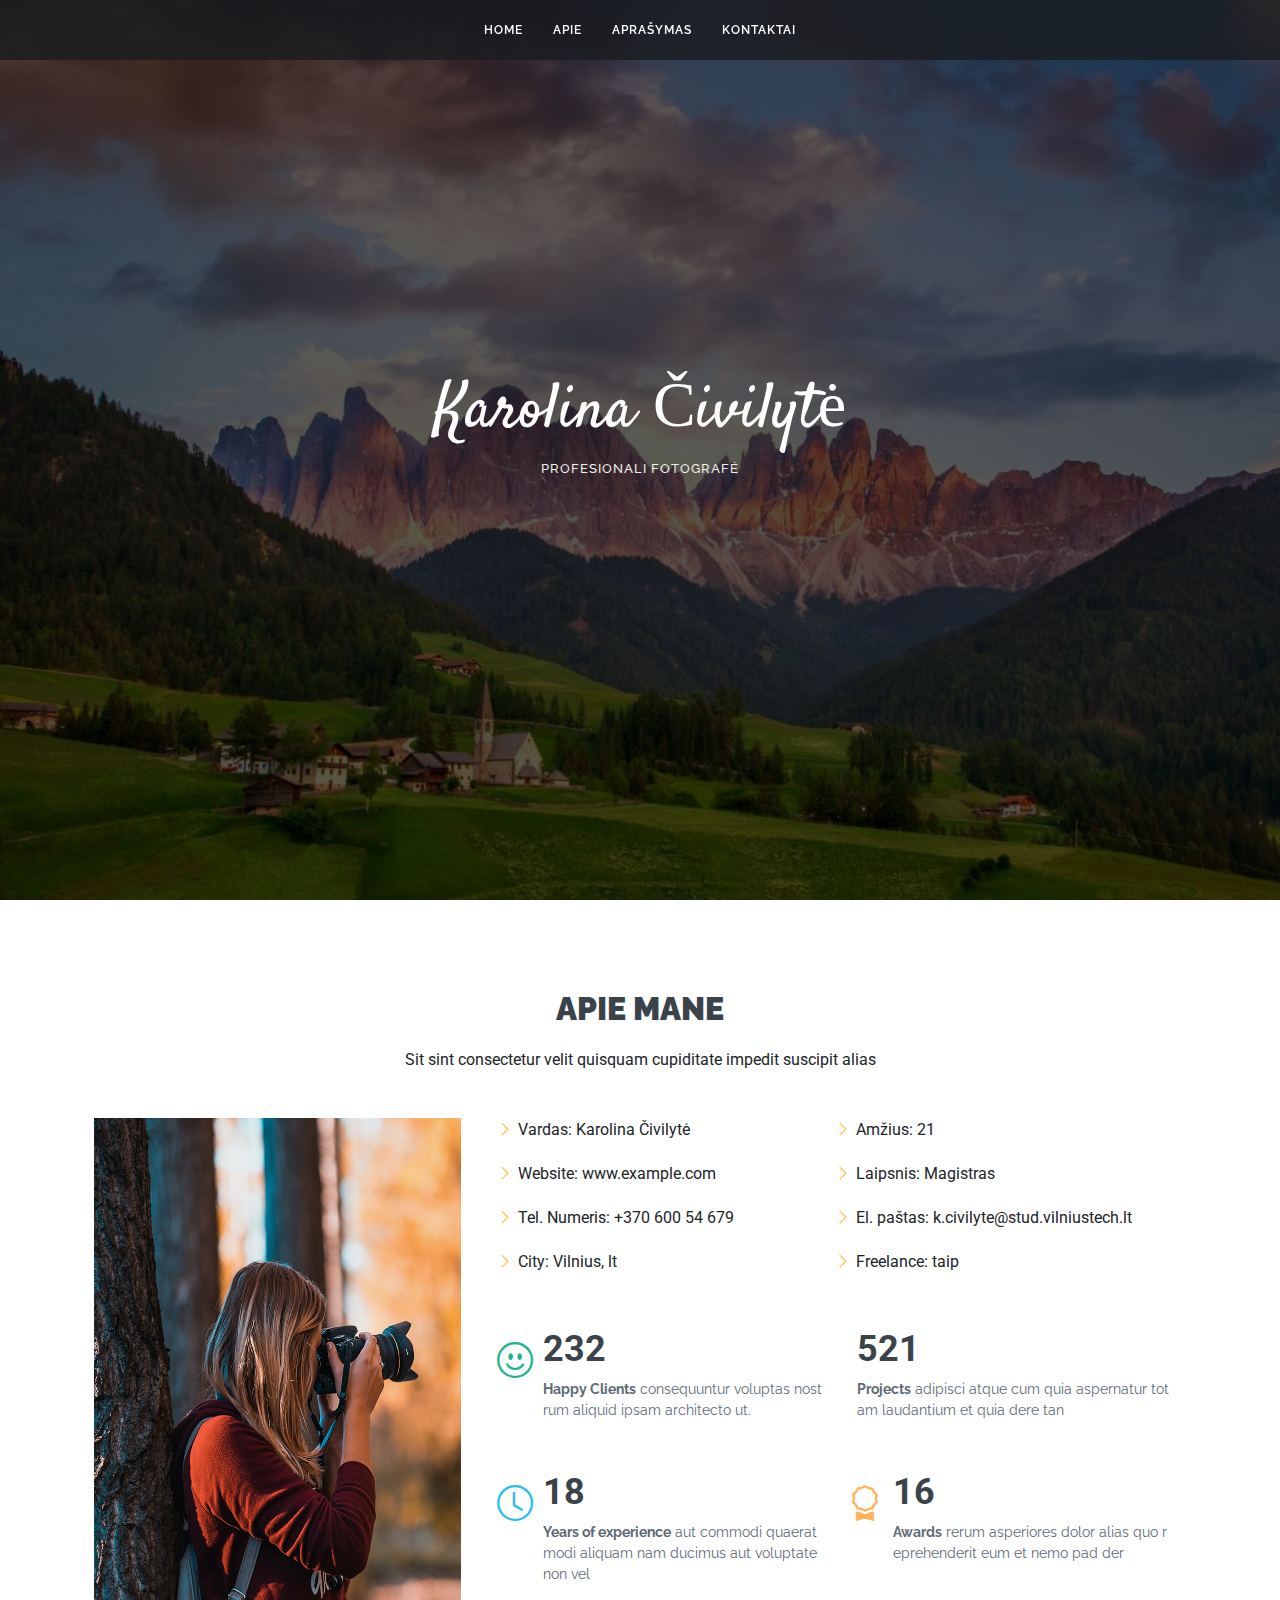
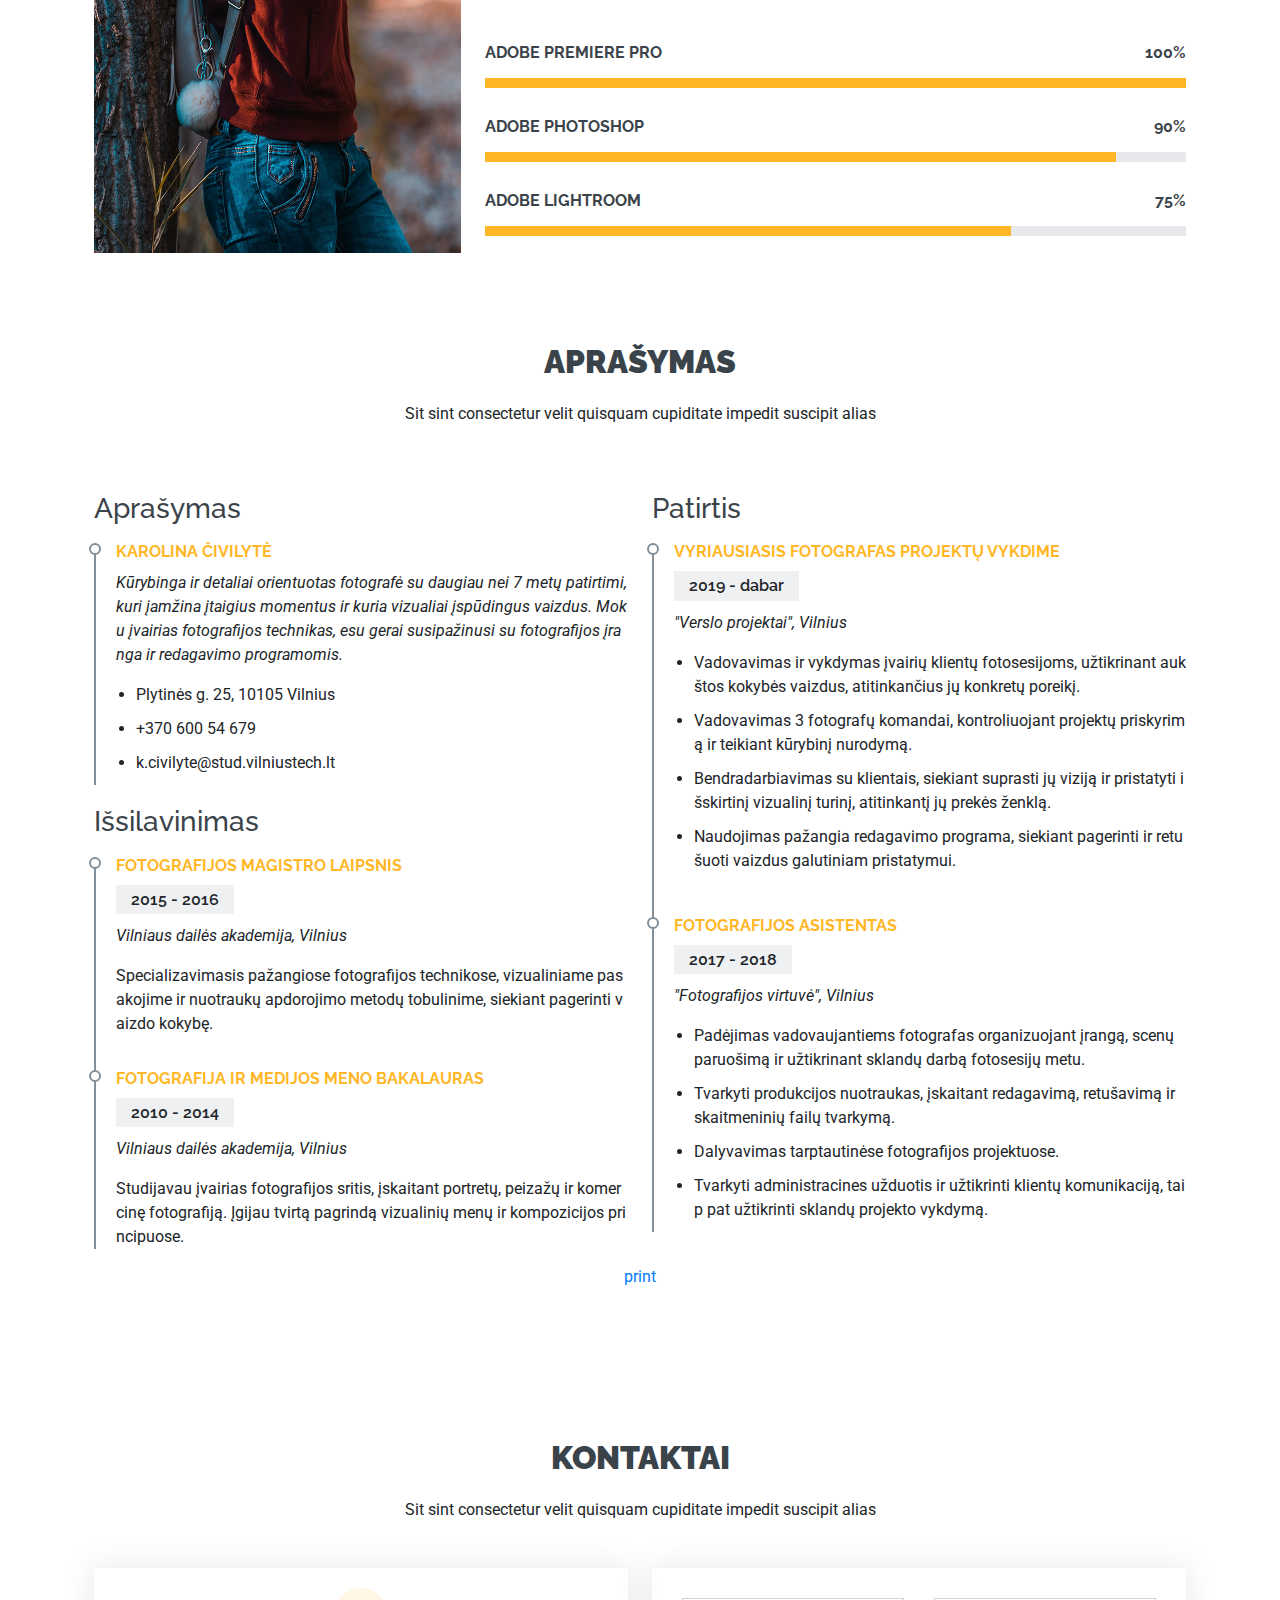
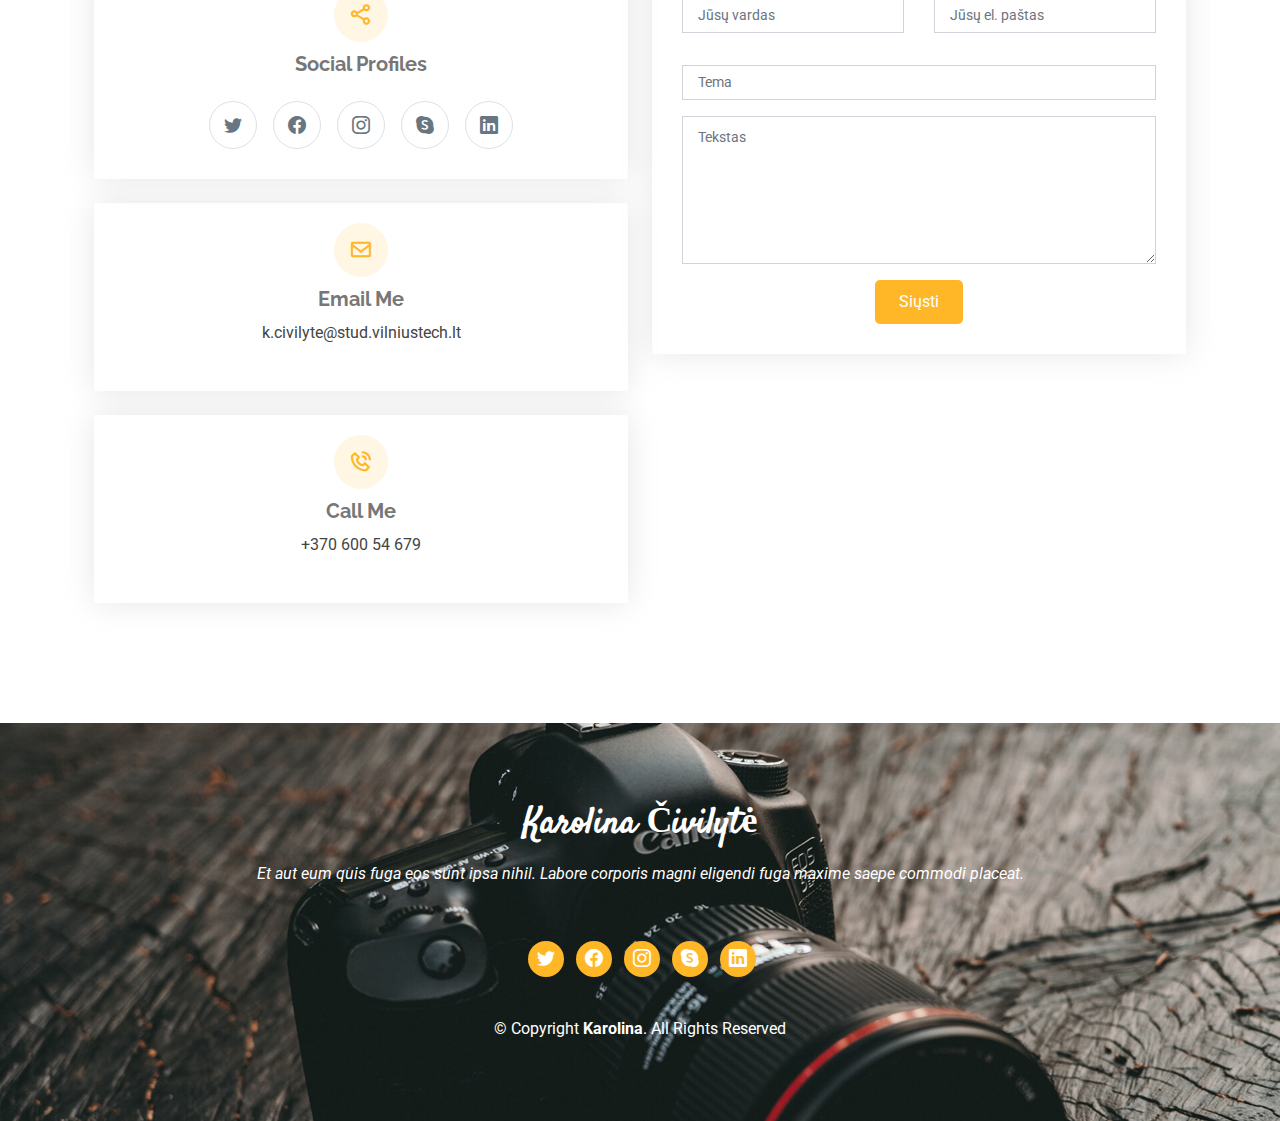
<file: INDEX.html>
<!DOCTYPE html>


<html lang="lt">
	<head>        
		<meta charset="UTF-8">
		<meta name="viewport" content="width=device-width, initial-scale=1.0">
		<meta name="Author" content="Karolina Civilyte">
		<meta name="Description" content="Pirmas labaratornis darbas su HTML">
		<meta name="keywords" content="HTML CSS">
		<meta name="Language" content="lt">
		<link rel="stylesheet" type="text/css" href="styles.css" />  
		<link rel="stylesheet" href="print.css">
		<link rel="stylesheet" href="https://cdn.jsdelivr.net/npm/bootstrap-icons@1.5.0/font/bootstrap-icons.css">
		<link href='https://unpkg.com/boxicons@2.1.4/css/boxicons.min.css' rel='stylesheet'>		
		<link rel="stylesheet" href="https://cdn.jsdelivr.net/npm/bootstrap@4.4.1/dist/css/bootstrap.min.css" integrity="sha384-Vkoo8x4CGsO3+Hhxv8T/Q5PaXtkKtu6ug5TOeNV6gBiFeWPGFN9MuhOf23Q9Ifjh" crossorigin="anonymous">

		<title>lab</title>

	</head>
	<!-- <Karolina Civilyte> -->
	<body>
		<header class="header">
			<nav class="nav">
				<ul>
					<li><a href="#home">Home</a></li>
					<li><a href="#about">Apie</a></li>
					<li><a href="#resume">Aprašymas</a></li>
					<li><a href="#contact">Kontaktai</a></li>
				</ul>
			</nav>
		</header>
		<div class="parent-container" id="home">
			
			
			<div class="box" style=" height: 100%";>
					<div>
					<h1 class="title-h1">Karolina Čivilytė</h1>
					</div>
					<div class="box_under">
					<h2 class="title-h2">PROFESIONALI FOTOGRAFĖ</h2> 
					</div>
			</div>
		</div>
		<main id = "main">
			<div class="about section" id = "about">
			<div class="wrapperY">
				<div class="apie_title title">
					<h2><b>Apie mane</b></h2>
				<p>
					Sit sint consectetur velit quisquam cupiditate impedit suscipit alias
					</p>
				</div>
			<div class="about-content">
				<div class="about-img">
					<img src="avatar.jpg" alt="">
				</div>
				<div class="about-main">
					<div class="about-info">
						<div class="about-row">
							<ul>
								<li><i class="bi bi-chevron-right"></i><span>Vardas: </span>Karolina Čivilytė</li>
								<li><i class="bi bi-chevron-right"></i><span>Website: </span>www.example.com</li>
								<li><i class="bi bi-chevron-right"></i><span>Tel. Numeris: </span>+370 600 54 679</li>
								<li><i class="bi bi-chevron-right"></i><span>City: </span>Vilnius, lt</li>
							</ul>
						</div>
						<div class="about-row">
							<ul>
								<li><i class="bi bi-chevron-right"></i><span>Amžius: </span>21</li>
								<li><i class="bi bi-chevron-right"></i><span>Laipsnis: </span>Magistras</li>
								<li><i class="bi bi-chevron-right"></i><span>El. paštas: </span>k.civilyte@stud.vilniustech.lt</li>
								<li><i class="bi bi-chevron-right"></i><span>Freelance: </span>taip</li>
							</ul>
						</div>
					</div>
					<div class="about-info-info">
						<div class="about-info-info-row">
							<div class="about-info-info-item">
								<div class="about-info-info-item-icon">
								<i class="bi bi-emoji-smile" bi bi-emoji-smile style="color: #20b38e;"></i>
								</div>
								<div class="about-info-info-item-text">
									<span>232</span>
								<p><strong>Happy Clients</strong> consequuntur voluptas nostrum aliquid ipsam architecto ut.</p>
								</div>
							</div>
							<div class="about-info-info-item">
								<div class="about-info-info-item-icon">
								<i class="bi bi-journal-richtextr" bi bi-emoji-smile style="color: #8a1ac2;"></i>
								</div>
								<div class="about-info-info-item-text">
									<span>521</span>
									<p><strong>Projects</strong> adipisci atque cum quia aspernatur totam laudantium et quia dere tan</p></div>
							</div>
						</div>
						<div class="about-info-info-row">
							<div class="about-info-info-item">
								<div class="about-info-info-item-icon">
								<i class="bi bi-clock" bi bi-emoji-smile style="color: #2cbdee;"></i>
								</div>
								<div class="about-info-info-item-text">
									<span>18</span>
									<p><strong>Years of experience</strong> aut commodi quaerat modi aliquam nam ducimus aut voluptate non vel</p></div>
								</div>
							<div class="about-info-info-item">
								<div class="about-info-info-item-icon">
								<i class="bi bi-award" bi bi-emoji-smile style="color: #ffb459;"></i>
									
								</div>
								<div class="about-info-info-item-text">
									<span>16</span>
									<p><strong>Awards</strong> rerum asperiores dolor alias quo reprehenderit eum et nemo pad der</p>								</div>
							</div>
					</div>
				</div>
				<div class="about-skills">
					<div class="bars">
						<div class="bar">
							<div class="bars-text">
								<span class="skill">Adobe Premiere Pro </span> <i class="val">100%</i>
							</div>
							<progress id="bar1" value="100" max="100"></progress>
						</div>
						<div class="bar">
							<div class="bars-text">
								<span class="skill">Adobe Photoshop</span> <i class="val">90%</i>
							</div>
							<progress id="bar1" value="90" max="100"></progress>
						</div>
						<div class="bar">
							<div class="bars-text">
								<span class="skill">Adobe Lightroom</span> <i class="val">75%</i>
							</div>
							<progress id="bar1" value="75" max="100"></progress>
						</div>
					</div>
				</div>
			</div>
		</div>
		</div>
		<div class="resume section" id="resume">
			<div class="wrapperY">
				<div class="resume_title title">
					<h2><b>Aprašymas</b></h2>
				<p>
					Sit sint consectetur velit quisquam cupiditate impedit suscipit alias					</p>
				</div>
				<div class="resume-blocks">
					<div class="resume-block">
						<div class="resume-item-title"><h3>Aprašymas</h3></div>
							<div class="resume-item rt0">
								<h4>Karolina Čivilytė</h4>
								<p><em>Kūrybinga ir detaliai orientuotas fotografė su daugiau nei 7 metų patirtimi, kuri įamžina įtaigius momentus ir kuria vizualiai įspūdingus vaizdus. Moku įvairias fotografijos technikas, esu gerai susipažinusi su fotografijos įranga ir redagavimo programomis.</em></p>
								<ul>
									<li>Plytinės g. 25, 10105 Vilnius</li>
									<li>+370 600 54 679</li>
									<li>k.civilyte@stud.vilniustech.lt</li>
								</ul>
							</div>
						<div class="resume-item-title"><h3>Išsilavinimas</h3></div>
							<div class="resume-item">
								<h4>FOTOGRAFIJOS MAGISTRO LAIPSNIS</h4>
								<h5>2015 - 2016</h5>
								<p><em>Vilniaus dailės akademija, Vilnius</em></p>
								<p>Specializavimasis pažangiose fotografijos technikose, vizualiniame pasakojime ir nuotraukų apdorojimo metodų tobulinime, siekiant pagerinti vaizdo kokybę.</p>
							</div>
							<div class="resume-item">
								<h4>FOTOGRAFIJA IR MEDIJOS MENO BAKALAURAS</h4>
								<h5>2010 - 2014</h5>
								<p><em>Vilniaus dailės akademija, Vilnius</em></p>
								<p>Studijavau įvairias fotografijos sritis, įskaitant portretų, peizažų ir komercinę fotografiją. Įgijau tvirtą pagrindą vizualinių menų ir kompozicijos principuose.</p>
							</div>			
					</div>
					<div class="resume-block">
						<div class="resume-item-title"><h3>Patirtis</h3></div>
							<div class="resume-item">
								<h4>VYRIAUSIASIS FOTOGRAFAS PROJEKTŲ VYKDIME</h4>
								<h5>2019 - dabar</h5>
								<p><em>"Verslo projektai", Vilnius </em></p>
								<ul>
									<li>Vadovavimas ir vykdymas įvairių klientų fotosesijoms, užtikrinant aukštos kokybės vaizdus, atitinkančius jų konkretų poreikį.</li>
									<li>Vadovavimas 3 fotografų komandai, kontroliuojant projektų priskyrimą ir teikiant kūrybinį nurodymą.</li>
									<li>Bendradarbiavimas su klientais, siekiant suprasti jų viziją ir pristatyti išskirtinį vizualinį turinį, atitinkantį jų prekės ženklą.</li>
									<li>Naudojimas pažangia redagavimo programa, siekiant pagerinti ir retušuoti vaizdus galutiniam pristatymui.</li>
								</ul>
							</div>
							<div class="resume-item">
								<h4>FOTOGRAFIJOS ASISTENTAS</h4>
								<h5>2017 - 2018</h5>
								<p><em>"Fotografijos virtuvė", Vilnius</em></p>
								<ul>
									<li>Padėjimas vadovaujantiems fotografas organizuojant įrangą, scenų paruošimą ir užtikrinant sklandų darbą fotosesijų metu.</li>
									<li>Tvarkyti produkcijos nuotraukas, įskaitant redagavimą, retušavimą ir skaitmeninių failų tvarkymą.</li>
									<li> Dalyvavimas tarptautinėse fotografijos projektuose.</li>
									<li>Tvarkyti administracines užduotis ir užtikrinti klientų komunikaciją, taip pat užtikrinti sklandų projekto vykdymą.</li>
								</ul>
							</div>
					</div>
					
				</div>
				<a href="" onclick="window.print()" class="print">print</a>
				
			</div>
			
		</div>
		<div class="contact section" id="contact">
			<div class="wrapperY">
				<div class="resume_title title">
					<h2><b>Kontaktai</b></h2>
				<p>
					Sit sint consectetur velit quisquam cupiditate impedit suscipit alias					</p>
				</div>
				<div class="contact-blocks">
					<div class="contact-block">
						<div class="contact-block1">
							<i class='bx bx-share-alt'></i>
							<h3>Social Profiles</h3>
							<div class="social-links">
								<a href="https://twitter.com/" target="_blank" class="twitter"><i class="bi bi-twitter"></i></a>
								<a href="https://facebook.com/" target="_blank" class="facebook"><i class="bi bi-facebook"></i></a>
								<a href="https://instagram.com/" target="_blank" class="instagram"><i class="bi bi-instagram"></i></a>
								<a href="https://skype.com/en/" target="_blank" class="skype"><i class="bi bi-skype"></i></a>
								<a href="https://lt.linkedin.com/" target="_blank" class="linkedin"><i class="bi bi-linkedin"></i></a>
							  </div>
						</div>
						<div class="contact-block2">
							<div class="contact-block2_1">
								<i class="bx bx-envelope"></i>
								<h3>Email Me</h3>
								<p>k.civilyte@stud.vilniustech.lt</p>
							</div>
							<div class="contact-block2_2">
								<i class="bx bx-phone-call"></i>
								<h3>Call Me</h3>
								<p>+370 600 54 679</p>
							</div>
						</div>
					</div>
					<div class="contact-block">
						<form action="#" method="post" class="form">
							<div class="row">
							  <div class="col-md-6 form-group">
								<input type="text" name="name" class="form-control" placeholder="Jūsų vardas" required>
							  </div>
							  <div class="col-md-6 form-group mt-3 mt-md-0">
								<input type="email" class="form-control" name="email" placeholder="Jūsų el. paštas" required>
							  </div>
							</div>
							<div class="form-group mt-3">
							  <input type="text" class="form-control" name="subject" id="subject" placeholder="Tema" required>
							</div>
							<div class="form-group mt-3">
							  <textarea class="form-control textarea" name="message" rows="6" placeholder="Tekstas" required></textarea>
							</div>
							<div class="form-submit"><button type="submit">Siųsti</button></div>
						  </form>
					</div>
				</div>
			</div>
		</div>
			
		</main>
		<footer class="footer">
			<div class="wrapperY">
				<h3>Karolina Čivilytė</h3>
				<p>Et aut eum quis fuga eos sunt ipsa nihil. Labore corporis magni eligendi fuga maxime saepe commodi placeat.</p>
				<div class="social-links">
					<a href="https://twitter.com/" target="_blank" class="twitter"><i class="bi bi-twitter"></i></a>
					<a href="https://facebook.com/" target="_blank" class="facebook"><i class="bi bi-facebook"></i></a>
					<a href="https://instagram.com/" target="_blank" class="instagram"><i class="bi bi-instagram"></i></a>
					<a href="https://skype.com/en/" target="_blank" class="skype"><i class="bi bi-skype"></i></a>
					<a href="https://lt.linkedin.com/" target="_blank" class="linkedin"><i class="bi bi-linkedin"></i></a>
				  </div>
				<div class="copyright">
					© Copyright <strong>Karolina</strong>. All Rights Reserved
				  </div>
			</div>
		</footer>
		
	</body>
</html>
</file>
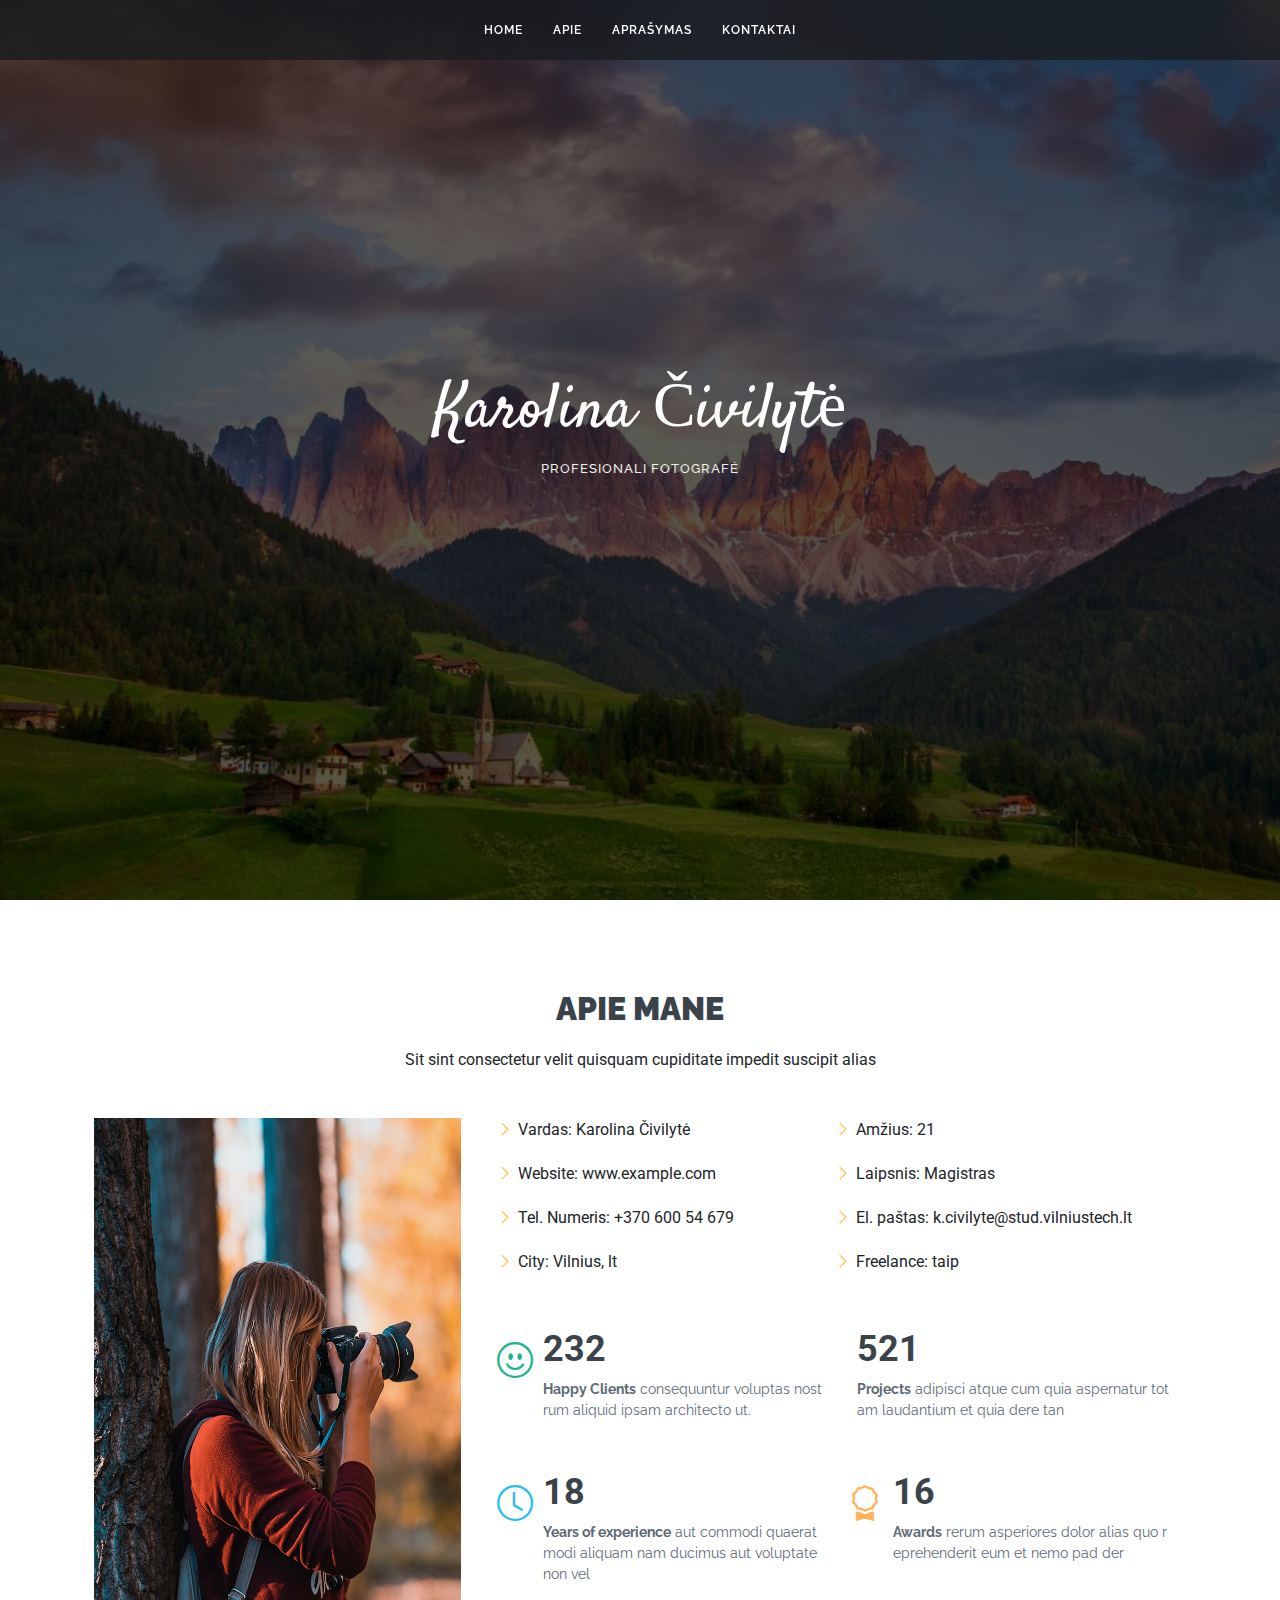
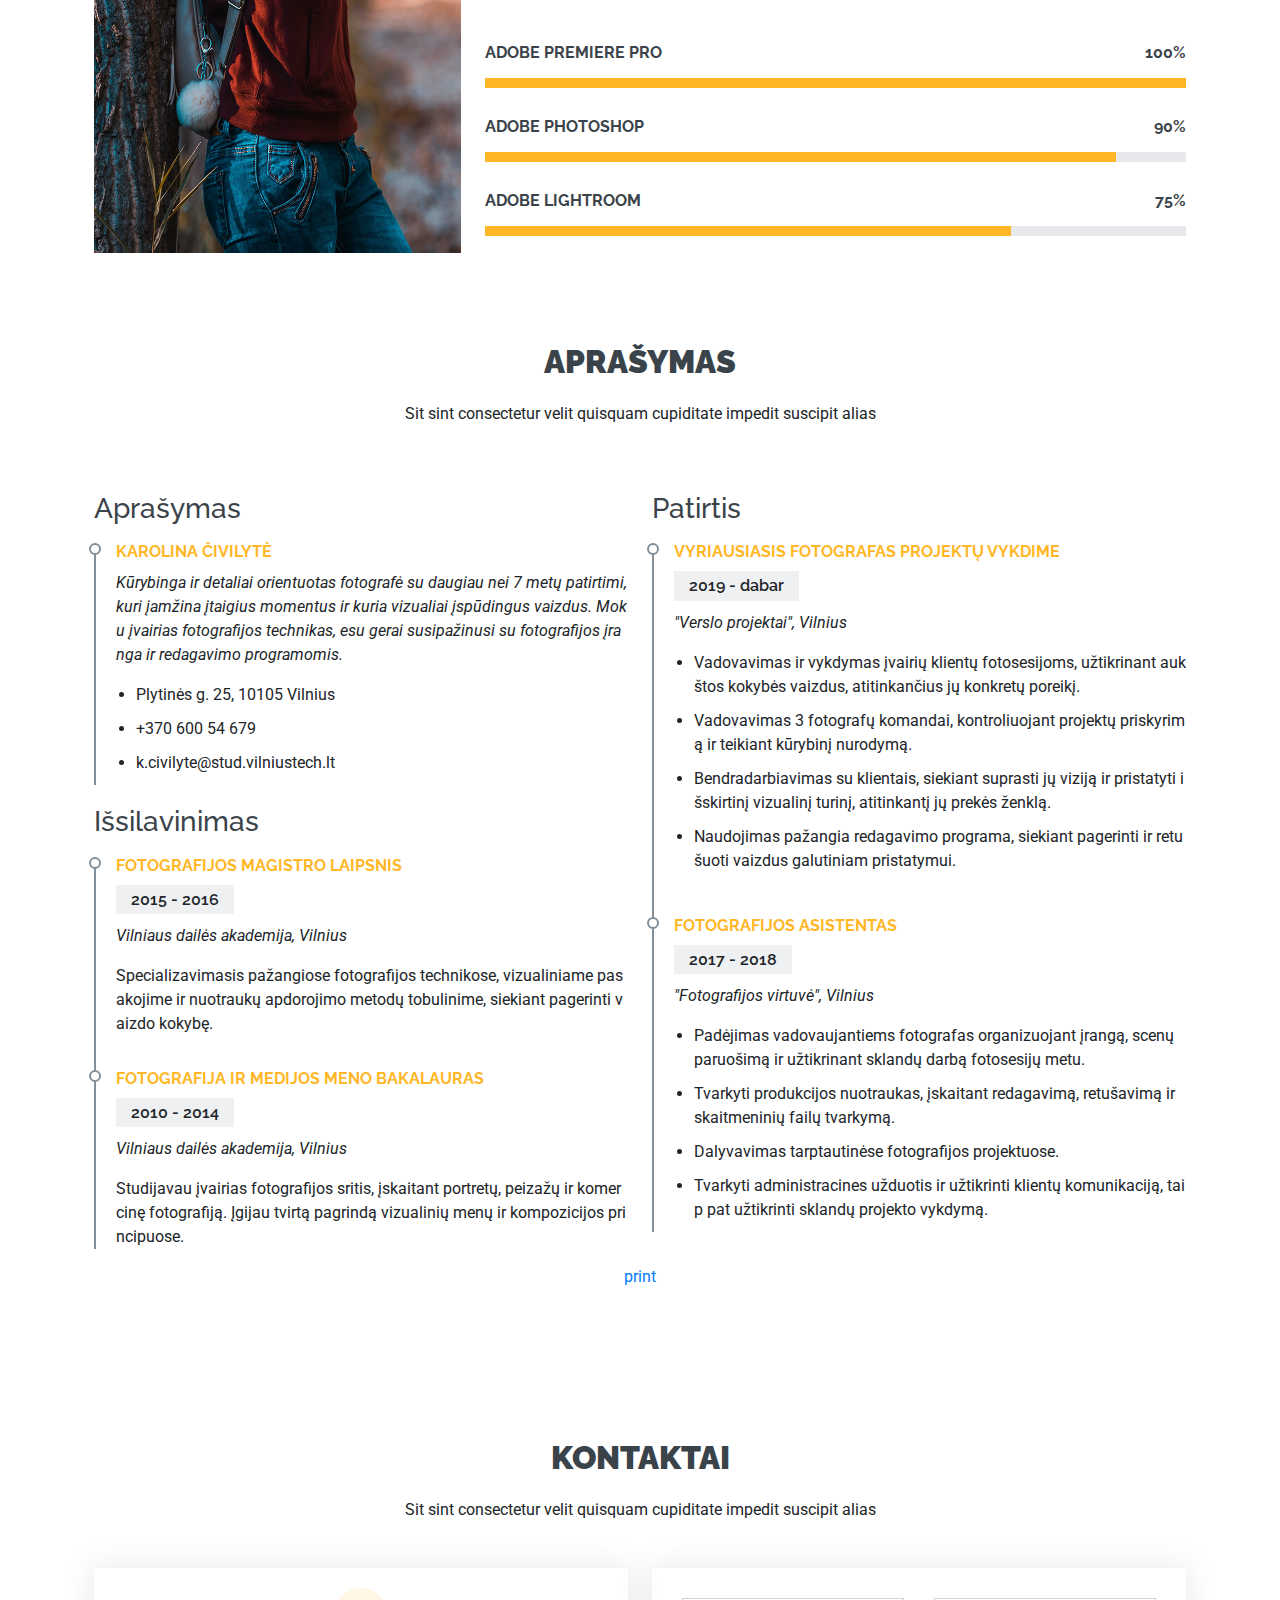
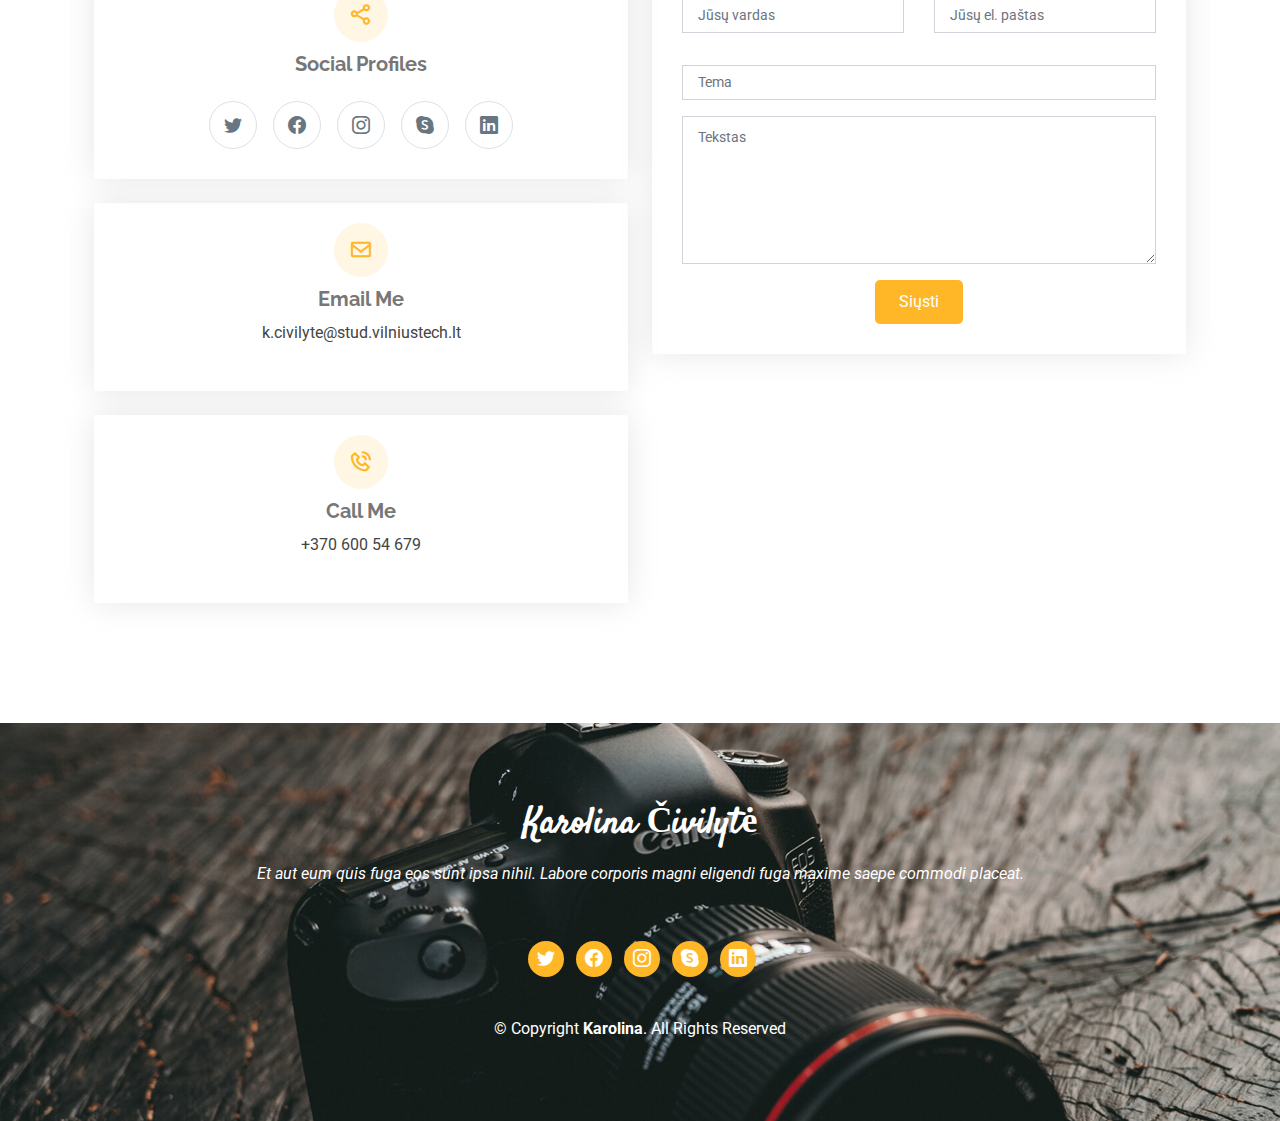
<file: index.html>
<!DOCTYPE html>


<html lang="lt">
	<head>        
		<meta charset="UTF-8">
		<meta name="viewport" content="width=device-width, initial-scale=1.0">
		<meta name="Author" content="Karolina Civilyte">
		<meta name="Description" content="Pirmas labaratornis darbas su HTML">
		<meta name="keywords" content="HTML CSS">
		<meta name="Language" content="lt">
		<link rel="stylesheet" type="text/css" href="styles.css" />  
		<link rel="stylesheet" href="print.css">
		<link rel="stylesheet" href="https://cdn.jsdelivr.net/npm/bootstrap-icons@1.5.0/font/bootstrap-icons.css">
		<link href='https://unpkg.com/boxicons@2.1.4/css/boxicons.min.css' rel='stylesheet'>		
		<link rel="stylesheet" href="https://cdn.jsdelivr.net/npm/bootstrap@4.4.1/dist/css/bootstrap.min.css" integrity="sha384-Vkoo8x4CGsO3+Hhxv8T/Q5PaXtkKtu6ug5TOeNV6gBiFeWPGFN9MuhOf23Q9Ifjh" crossorigin="anonymous">

		<title>lab</title>

	</head>
	<!-- <Karolina Civilyte> -->
	<body>
		<header class="header">
			<nav class="nav">
				<ul>
					<li><a href="#home">Home</a></li>
					<li><a href="#about">Apie</a></li>
					<li><a href="#resume">Aprašymas</a></li>
					<li><a href="#contact">Kontaktai</a></li>
				</ul>
			</nav>
		</header>
		<div class="parent-container" id="home">
			
			
			<div class="box" style=" height: 100%";>
					<div>
					<h1 class="title-h1">Karolina Čivilytė</h1>
					</div>
					<div class="box_under">
					<h2 class="title-h2">PROFESIONALI FOTOGRAFĖ</h2> 
					</div>
			</div>
		</div>
		<main id = "main">
			<div class="about section" id = "about">
			<div class="wrapperY">
				<div class="apie_title title">
					<h2><b>Apie mane</b></h2>
				<p>
					Sit sint consectetur velit quisquam cupiditate impedit suscipit alias
					</p>
				</div>
			<div class="about-content">
				<div class="about-img">
					<img src="avatar.jpg" alt="">
				</div>
				<div class="about-main">
					<div class="about-info">
						<div class="about-row">
							<ul>
								<li><i class="bi bi-chevron-right"></i><span>Vardas: </span>Karolina Čivilytė</li>
								<li><i class="bi bi-chevron-right"></i><span>Website: </span>www.example.com</li>
								<li><i class="bi bi-chevron-right"></i><span>Tel. Numeris: </span>+370 600 54 679</li>
								<li><i class="bi bi-chevron-right"></i><span>City: </span>Vilnius, lt</li>
							</ul>
						</div>
						<div class="about-row">
							<ul>
								<li><i class="bi bi-chevron-right"></i><span>Amžius: </span>21</li>
								<li><i class="bi bi-chevron-right"></i><span>Laipsnis: </span>Magistras</li>
								<li><i class="bi bi-chevron-right"></i><span>El. paštas: </span>k.civilyte@stud.vilniustech.lt</li>
								<li><i class="bi bi-chevron-right"></i><span>Freelance: </span>taip</li>
							</ul>
						</div>
					</div>
					<div class="about-info-info">
						<div class="about-info-info-row">
							<div class="about-info-info-item">
								<div class="about-info-info-item-icon">
								<i class="bi bi-emoji-smile" bi bi-emoji-smile style="color: #20b38e;"></i>
								</div>
								<div class="about-info-info-item-text">
									<span>232</span>
								<p><strong>Happy Clients</strong> consequuntur voluptas nostrum aliquid ipsam architecto ut.</p>
								</div>
							</div>
							<div class="about-info-info-item">
								<div class="about-info-info-item-icon">
								<i class="bi bi-journal-richtextr" bi bi-emoji-smile style="color: #8a1ac2;"></i>
								</div>
								<div class="about-info-info-item-text">
									<span>521</span>
									<p><strong>Projects</strong> adipisci atque cum quia aspernatur totam laudantium et quia dere tan</p></div>
							</div>
						</div>
						<div class="about-info-info-row">
							<div class="about-info-info-item">
								<div class="about-info-info-item-icon">
								<i class="bi bi-clock" bi bi-emoji-smile style="color: #2cbdee;"></i>
								</div>
								<div class="about-info-info-item-text">
									<span>18</span>
									<p><strong>Years of experience</strong> aut commodi quaerat modi aliquam nam ducimus aut voluptate non vel</p></div>
								</div>
							<div class="about-info-info-item">
								<div class="about-info-info-item-icon">
								<i class="bi bi-award" bi bi-emoji-smile style="color: #ffb459;"></i>
									
								</div>
								<div class="about-info-info-item-text">
									<span>16</span>
									<p><strong>Awards</strong> rerum asperiores dolor alias quo reprehenderit eum et nemo pad der</p>								</div>
							</div>
					</div>
				</div>
				<div class="about-skills">
					<div class="bars">
						<div class="bar">
							<div class="bars-text">
								<span class="skill">Adobe Premiere Pro </span> <i class="val">100%</i>
							</div>
							<progress id="bar1" value="100" max="100"></progress>
						</div>
						<div class="bar">
							<div class="bars-text">
								<span class="skill">Adobe Photoshop</span> <i class="val">90%</i>
							</div>
							<progress id="bar1" value="90" max="100"></progress>
						</div>
						<div class="bar">
							<div class="bars-text">
								<span class="skill">Adobe Lightroom</span> <i class="val">75%</i>
							</div>
							<progress id="bar1" value="75" max="100"></progress>
						</div>
					</div>
				</div>
			</div>
		</div>
		</div>
		<div class="resume section" id="resume">
			<div class="wrapperY">
				<div class="resume_title title">
					<h2><b>Aprašymas</b></h2>
				<p>
					Sit sint consectetur velit quisquam cupiditate impedit suscipit alias					</p>
				</div>
				<div class="resume-blocks">
					<div class="resume-block">
						<div class="resume-item-title"><h3>Aprašymas</h3></div>
							<div class="resume-item rt0">
								<h4>Karolina Čivilytė</h4>
								<p><em>Kūrybinga ir detaliai orientuotas fotografė su daugiau nei 7 metų patirtimi, kuri įamžina įtaigius momentus ir kuria vizualiai įspūdingus vaizdus. Moku įvairias fotografijos technikas, esu gerai susipažinusi su fotografijos įranga ir redagavimo programomis.</em></p>
								<ul>
									<li>Plytinės g. 25, 10105 Vilnius</li>
									<li>+370 600 54 679</li>
									<li>k.civilyte@stud.vilniustech.lt</li>
								</ul>
							</div>
						<div class="resume-item-title"><h3>Išsilavinimas</h3></div>
							<div class="resume-item">
								<h4>FOTOGRAFIJOS MAGISTRO LAIPSNIS</h4>
								<h5>2015 - 2016</h5>
								<p><em>Vilniaus dailės akademija, Vilnius</em></p>
								<p>Specializavimasis pažangiose fotografijos technikose, vizualiniame pasakojime ir nuotraukų apdorojimo metodų tobulinime, siekiant pagerinti vaizdo kokybę.</p>
							</div>
							<div class="resume-item">
								<h4>FOTOGRAFIJA IR MEDIJOS MENO BAKALAURAS</h4>
								<h5>2010 - 2014</h5>
								<p><em>Vilniaus dailės akademija, Vilnius</em></p>
								<p>Studijavau įvairias fotografijos sritis, įskaitant portretų, peizažų ir komercinę fotografiją. Įgijau tvirtą pagrindą vizualinių menų ir kompozicijos principuose.</p>
							</div>			
					</div>
					<div class="resume-block">
						<div class="resume-item-title"><h3>Patirtis</h3></div>
							<div class="resume-item">
								<h4>VYRIAUSIASIS FOTOGRAFAS PROJEKTŲ VYKDIME</h4>
								<h5>2019 - dabar</h5>
								<p><em>"Verslo projektai", Vilnius </em></p>
								<ul>
									<li>Vadovavimas ir vykdymas įvairių klientų fotosesijoms, užtikrinant aukštos kokybės vaizdus, atitinkančius jų konkretų poreikį.</li>
									<li>Vadovavimas 3 fotografų komandai, kontroliuojant projektų priskyrimą ir teikiant kūrybinį nurodymą.</li>
									<li>Bendradarbiavimas su klientais, siekiant suprasti jų viziją ir pristatyti išskirtinį vizualinį turinį, atitinkantį jų prekės ženklą.</li>
									<li>Naudojimas pažangia redagavimo programa, siekiant pagerinti ir retušuoti vaizdus galutiniam pristatymui.</li>
								</ul>
							</div>
							<div class="resume-item">
								<h4>FOTOGRAFIJOS ASISTENTAS</h4>
								<h5>2017 - 2018</h5>
								<p><em>"Fotografijos virtuvė", Vilnius</em></p>
								<ul>
									<li>Padėjimas vadovaujantiems fotografas organizuojant įrangą, scenų paruošimą ir užtikrinant sklandų darbą fotosesijų metu.</li>
									<li>Tvarkyti produkcijos nuotraukas, įskaitant redagavimą, retušavimą ir skaitmeninių failų tvarkymą.</li>
									<li> Dalyvavimas tarptautinėse fotografijos projektuose.</li>
									<li>Tvarkyti administracines užduotis ir užtikrinti klientų komunikaciją, taip pat užtikrinti sklandų projekto vykdymą.</li>
								</ul>
							</div>
					</div>
					
				</div>
				<a href="" onclick="window.print()" class="print">print</a>
				
			</div>
			
		</div>
		<div class="contact section" id="contact">
			<div class="wrapperY">
				<div class="resume_title title">
					<h2><b>Kontaktai</b></h2>
				<p>
					Sit sint consectetur velit quisquam cupiditate impedit suscipit alias					</p>
				</div>
				<div class="contact-blocks">
					<div class="contact-block">
						<div class="contact-block1">
							<i class='bx bx-share-alt'></i>
							<h3>Social Profiles</h3>
							<div class="social-links">
								<a href="https://twitter.com/" target="_blank" class="twitter"><i class="bi bi-twitter"></i></a>
								<a href="https://facebook.com/" target="_blank" class="facebook"><i class="bi bi-facebook"></i></a>
								<a href="https://instagram.com/" target="_blank" class="instagram"><i class="bi bi-instagram"></i></a>
								<a href="https://skype.com/en/" target="_blank" class="skype"><i class="bi bi-skype"></i></a>
								<a href="https://lt.linkedin.com/" target="_blank" class="linkedin"><i class="bi bi-linkedin"></i></a>
							  </div>
						</div>
						<div class="contact-block2">
							<div class="contact-block2_1">
								<i class="bx bx-envelope"></i>
								<h3>Email Me</h3>
								<p>k.civilyte@stud.vilniustech.lt</p>
							</div>
							<div class="contact-block2_2">
								<i class="bx bx-phone-call"></i>
								<h3>Call Me</h3>
								<p>+370 600 54 679</p>
							</div>
						</div>
					</div>
					<div class="contact-block">
						<form action="#" method="post" class="form">
							<div class="row">
							  <div class="col-md-6 form-group">
								<input type="text" name="name" class="form-control" placeholder="Jūsų vardas" required>
							  </div>
							  <div class="col-md-6 form-group mt-3 mt-md-0">
								<input type="email" class="form-control" name="email" placeholder="Jūsų el. paštas" required>
							  </div>
							</div>
							<div class="form-group mt-3">
							  <input type="text" class="form-control" name="subject" id="subject" placeholder="Tema" required>
							</div>
							<div class="form-group mt-3">
							  <textarea class="form-control textarea" name="message" rows="6" placeholder="Tekstas" required></textarea>
							</div>
							<div class="form-submit"><button type="submit">Siųsti</button></div>
						  </form>
					</div>
				</div>
			</div>
		</div>
			
		</main>
		<footer class="footer">
			<div class="wrapperY">
				<h3>Karolina Čivilytė</h3>
				<p>Et aut eum quis fuga eos sunt ipsa nihil. Labore corporis magni eligendi fuga maxime saepe commodi placeat.</p>
				<div class="social-links">
					<a href="https://twitter.com/" target="_blank" class="twitter"><i class="bi bi-twitter"></i></a>
					<a href="https://facebook.com/" target="_blank" class="facebook"><i class="bi bi-facebook"></i></a>
					<a href="https://instagram.com/" target="_blank" class="instagram"><i class="bi bi-instagram"></i></a>
					<a href="https://skype.com/en/" target="_blank" class="skype"><i class="bi bi-skype"></i></a>
					<a href="https://lt.linkedin.com/" target="_blank" class="linkedin"><i class="bi bi-linkedin"></i></a>
				  </div>
				<div class="copyright">
					© Copyright <strong>Karolina</strong>. All Rights Reserved
				  </div>
			</div>
		</footer>
		
	</body>
</html>
</file>
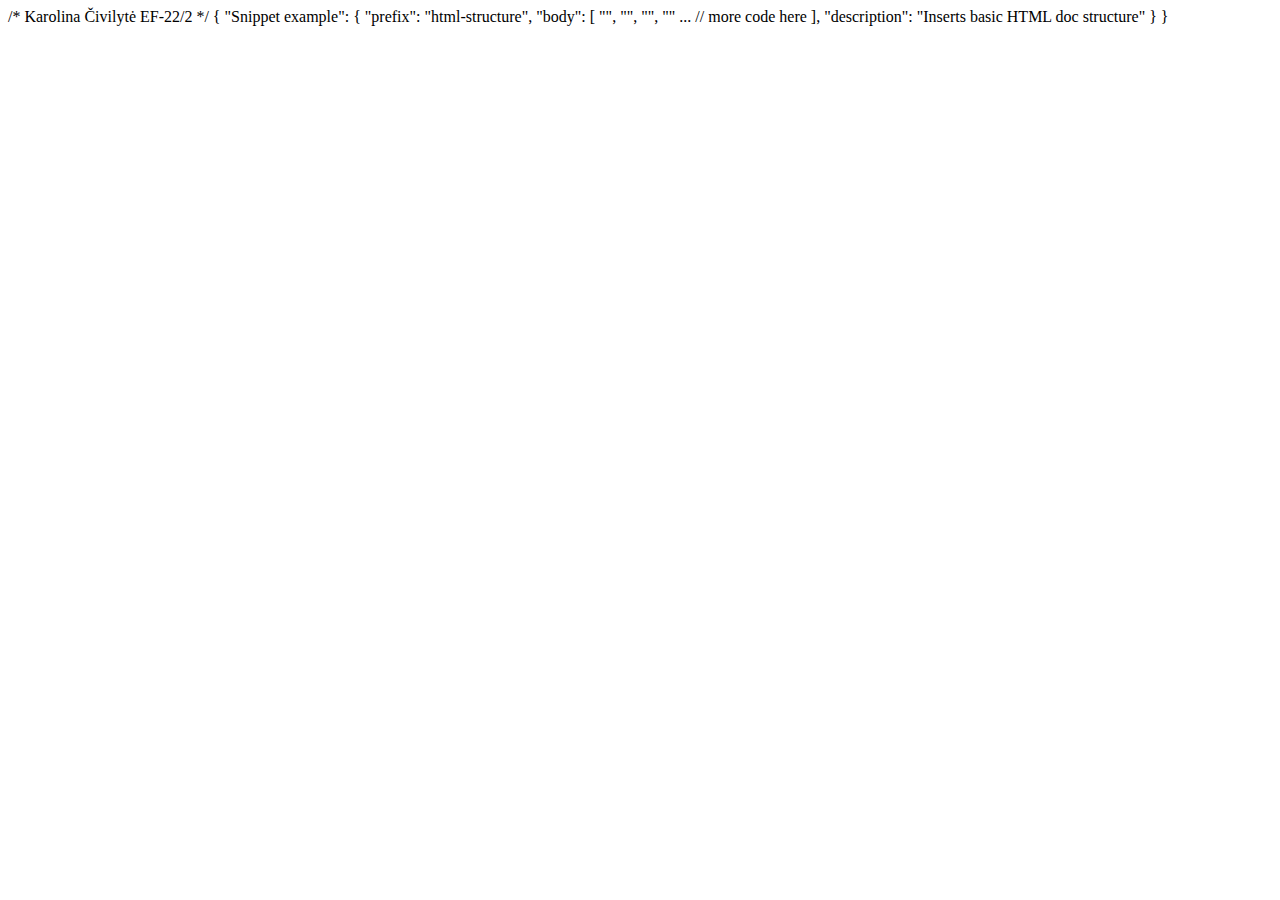
<file: snippet-1.html>
/*
Karolina Čivilytė EF-22/2
*/
{
	"Snippet example": {
		"prefix": "html-structure",
		"body": [
			"<!DOCTYPE html>",
			"<html lang=\"en\">",
			"",
			"<head>" ... // more code here
		],
		"description": "Inserts basic HTML doc structure"
	}
}
</file>
<file: styles.css>
@import url('https://fonts.googleapis.com/css2?family=Noto+Sans:ital,wght@0,200;0,300;0,400;0,500;0,600;0,700;0,800;0,900;1,200;1,300;1,400;1,500;1,600;1,700;1,800;1,900&family=Open+Sans:ital,wght@0,300;0,400;0,500;0,600;0,700;0,800;1,300;1,400;1,500;1,600;1,700;1,800&family=Poppins:ital,wght@0,100;0,200;0,300;0,400;0,500;0,600;0,700;0,800;0,900;1,100;1,200;1,300;1,400;1,500;1,600;1,700;1,800;1,900&family=Raleway:ital,wght@0,100;0,200;0,300;0,400;0,500;0,600;0,700;0,800;0,900;1,100;1,200;1,300;1,400;1,500;1,600;1,700;1,800;1,900&family=Roboto:ital,wght@0,100;0,300;0,400;0,500;0,700;0,900;1,100;1,300;1,400;1,500;1,700;1,900&family=Satisfy&display=swap');
@import url('https://fonts.googleapis.com/css2?family=Noto+Sans:ital,wght@0,200;0,300;0,400;0,500;0,600;0,700;0,800;0,900;1,200;1,300;1,400;1,500;1,600;1,700;1,800;1,900&family=Open+Sans:ital,wght@0,300;0,400;0,500;0,600;0,700;0,800;1,300;1,400;1,500;1,600;1,700;1,800&family=Poppins:ital,wght@0,100;0,200;0,300;0,400;0,500;0,600;0,700;0,800;0,900;1,100;1,200;1,300;1,400;1,500;1,600;1,700;1,800;1,900&family=Raleway:ital,wght@0,100;0,200;0,300;0,400;0,500;0,600;0,700;0,800;0,900;1,100;1,200;1,300;1,400;1,500;1,600;1,700;1,800;1,900&family=Roboto:ital,wght@0,100;0,300;0,400;0,500;0,700;0,900;1,100;1,300;1,400;1,500;1,700;1,900&family=Satisfy&display=swap');
@import url('https://fonts.googleapis.com/css2?family=Noto+Sans:ital,wght@0,200;0,300;0,400;0,500;0,600;0,700;0,800;0,900;1,200;1,300;1,400;1,500;1,600;1,700;1,800;1,900&family=Open+Sans:ital,wght@0,300;0,400;0,500;0,600;0,700;0,800;1,300;1,400;1,500;1,600;1,700;1,800&family=Poppins:ital,wght@0,100;0,200;0,300;0,400;0,500;0,600;0,700;0,800;0,900;1,100;1,200;1,300;1,400;1,500;1,600;1,700;1,800;1,900&family=Raleway:ital,wght@0,100;0,200;0,300;0,400;0,500;0,600;0,700;0,800;0,900;1,100;1,200;1,300;1,400;1,500;1,600;1,700;1,800;1,900&family=Roboto:ital,wght@0,100;0,300;0,400;0,500;0,700;0,900;1,100;1,300;1,400;1,500;1,700;1,900&family=Satisfy&display=swap');

*{
    margin: 0;
    padding: 0;
    box-sizing: border-box;
    word-break: break-all;
    
    
}
body{
    font-family: system-ui,-apple-system,"Segoe UI",Roboto,"Helvetica Neue","Noto Sans","Liberation Sans",Arial,sans-serif,"Apple Color Emoji","Segoe UI Emoji","Segoe UI Symbol","Noto Color Emoji";
    color: #444444;
    
}
h1, h2, h3, h4, h5, h6{
    font-family: "Raleway", sans-serif;
}
.header{
    position: fixed;
    top: 0;
    left: 0;
    display: flex;
    width: 100%;
    z-index: 5252554;
    justify-content: center;
    height: 60px;
    align-items: center;
    background: rgba(25, 28, 31, 0.8);
}
.nav ul{
    display: flex;
    list-style: none;
    align-items: center;
    height: 100%;
}
.footer{
    background:url(footer.jpg);
    background-size: cover;
}
.footer h3{
    font-size: 36px;
    font-weight: 700;
    color: #fff;
    position: relative;
    font-family: "Satisfy", serif;
    padding: 0;
    margin: 0 0 15px 0;
}
.footer p{
    font-size: 15;
    font-style: italic;
    padding: 0;
    margin: 0 0 40px 0;
    color: #fff;
    text-align: center;
}
.footer .wrapperY{
    padding: 80px 0;
}
.copyright{
    color: #fff;
}
.footer .social-links{
    margin: 0 0 40px 0;
}
.footer .social-links a {
    font-size: 18px !important;
    display: inline-block !important;
    background: #ffb727 !important;
    color: #fff !important;
    line-height: 1 !important;
    padding: 8px 0 !important;
    margin-right: 4px !important;
    border-radius: 50% !important;
    text-align: center !important;
    width: 36px !important;
    height: 36px !important;
    border: none !important;
}
.nav{
    padding: 0;
    display: flex !important;
    align-items: center !important;
    justify-content: center !important;
    height: 100%;
}
.nav a{
    display: flex;
    align-items: center;
    justify-content: space-between;
    padding: 10px 15px;
    color: #fff;
    white-space: nowrap;
    transition: 0.3s;
    font-size: 12px;
    font-family: "Raleway", sans-serif;
    text-transform: uppercase;
    font-weight: 600;
    letter-spacing: 1px;
}
.nav a:hover{
    text-decoration: none;
    color:#ffb727;
}
.parent-container {
    height: 100vh; /* Adjust to your needs */
    width: 100%; /* Adjust to your needs */
    background-image: url(Dolomites.jpeg);
    background-repeat: no-repeat;
    background-size: cover;
}

.parent-container:before {
    content: "";
    background: rgba(0, 0, 0, 0.65);
    position: absolute;
    bottom: 0;
    top: 0;
    left: 0;
    right: 0;
}
.box {
    position: absolute;
    bottom: 0;
    top: 0;
    left: 0;
    right: 0;
    display: flex;
    justify-content: center;
    align-items: center;
    flex-direction: column;
    padding: 0 15px;
    text-align: center;
}

.title-h1{
    margin: 0 0 10px 0;
    font-size: 64px;
    font-family: "Satisfy", serif;
    color: #fff;
}
.title-h2{
    color: #eee;
    margin-bottom: 50px;
    font-size: 13px;
    font-weight: 500;
    letter-spacing: 1px;
    text-transform: uppercase;
    text-align: center;
}
/* .box_under {
font-size: 20px;
} */
.section{
    padding: 60px 0;
}
.wrapperY {
	height: auto;
	align-items: center;
	flex-direction: column;
	justify-content: center;
	display: flex;
    width: 100%;
    margin: 0 auto;
    padding: 0 12px;
}
@media (min-width: 576px){
    .wrapperY{
        max-width: 540px;
        width: 100%;
    }
}
@media (min-width: 768px){
    .wrapperY{
        max-width: 720px;
        width: 100%;
    }
    .contact-block2{
        flex-direction: column !important;
    }
    .contact-block2 >div{
        margin-left: 0;
        margin-right: 0;
    }
}
@media (min-width: 992px){
    .wrapperY{
        max-width: 960px;
        width: 100%;
    }
}
@media (min-width: 1200px){
    .wrapperY{
        max-width: 1140px;
        width: 100%;
    }
}

@media (min-width: 1400px){
    .wrapperY{
        max-width: 1320px;
        width: 100%;
    }
}

.about-content{
    display: flex;
    flex-direction: row;
    justify-content: center;
    /* align-items: center; */
    width: 100%;   
}
@media (max-width: 991px){
    .about-content{
        flex-direction: column;
    }
    .resume-blocks{
        flex-direction: column;
    }
    .about-img img{
        width: 100%;
        height: 500px !important;
    }
    .about-info{
        flex-direction: column;
    }
    .contact-blocks{
        flex-direction: column;
    }
}
@media (max-width: 768px){
    .about-info-info-row{
        flex-direction: column !important;
    }
    
}

.about-content > div{
    padding: 0 12px;
}
.title{
    padding: 30px 0;
}
.about-img{
    min-height: 500px;
    /* background: url(avatar.jpg); */
    /* background-size: cover; */
    flex: 35%;
    width: 100%;
}
.about-img img{
    /* width: 100%; */
    max-width: 100%;
    vertical-align: middle;
    height: 100%;
}
.about-main{
    /* min-height: 500px; */
    flex: 65%;
}
.title h2{
    text-align: center;
    font-size: 32px;
    font-weight: 700;
    text-transform: uppercase;
    margin-bottom: 20px;
    padding-bottom: 0;
    color: #3b434a;
    position: relative;
    z-index: 2;
}
.about-info{
    display: flex;
    padding: 0 12px;
    flex-wrap: wrap;
    text-wrap: wrap;
}
.about-info div{
    flex: 50%;
    text-wrap: wrap;
}
.about-row ul{
    list-style: none;
}
.about-row ul li{
    margin-bottom: 20px;
    text-wrap: wrap;
}
.about-row ul li i{
    font-size: 16px;
    margin-right: 5px;
    color: #ffb727;
}
.about-info-info-item i{
    font-size: 36px;
    float: left;
}
.about-info-info{
    display: flex;
    flex-direction: row;
    justify-content: center;
    width: 100%;
    flex-wrap: wrap;
}
.about-info-info-row{
    display: flex;
    flex-direction: row;
    flex: 100%;
}
.about-info-info-item{
    display: flex;
    flex: 100%;
    margin-top: 40px;
    padding: 0 12px;
}

.about-info-info-item  p{
    margin-left: 10px;
}
.about-info-info-item span{
    margin-left: 10px;
}
.about-info-info-item span{
    font-size: 36px;
    line-height: 30px;
    display: block;
    font-weight: 700;
    color: #3b434a;
}
.about-info-info-item p{
    padding: 15px 0 0 0;
    font-family: "Raleway", sans-serif;
    font-size: 14px;
    color: #5d6a75;
}
.about-skills{
    margin-top: 30px;
}
.val{
    float: right;
    font-style: normal;
}
progress {
    width: 100%;
    height: 10px;
    border: none;
    margin:0;
    padding:0;
    transform: translateY(-10px);
 }
 progress::-webkit-progress-bar {
    background-color: #e6e8eb;
    height: 10px;
 }
.bar progress::-webkit-progress-value {
    background-color: #ffb727;
    height: 10px;
 }
 .bars-text{
    padding: 10px 0;
    margin-bottom: 6px;
    text-transform: uppercase;
    font-weight: 700;
    font-family: "Raleway", sans-serif;
    color: #3b434a;
 }
.resume-blocks{
    display: flex;
    width: 100%;
}
.resume-blocks>div{
    flex: 50%;
}
.resume-block{
    padding: 0 12px;
}
.resume-item-title{
    font-size: 26px;
    font-weight: 700;
    margin-top: 20px;
    margin-bottom: 20px;
    color: #3b434a;
}
.resume-item{
    padding-left: 20px;
    padding-bottom: 20px;
    margin-top: -2px;
    border-left: 2px solid #82909c;
    position: relative;
}
.rt0{
    padding-bottom: 0 !important;
}
.resume-item h4{
    line-height: 18px;
    font-size: 16px;
    font-weight: 700;
    text-transform: uppercase;
    color: #ffb727;
    margin-bottom: 10px;
}
.resume-item h5 {
    font-size: 16px;
    background: #eef0f2;
    padding: 5px 15px;
    display: inline-block;
    font-weight: 600;
    margin-bottom: 10px;
}
.resume-item p{
    margin-bottom: 1rem;
}
.resume-item ul{
    padding-left: 20px;
    margin-bottom: 1rem;
}
.resume-item ul li{
    padding-bottom: 10px;
}
.resume-item::before {
    content: "";
    position: absolute;
    width: 12px;
    height: 12px;
    border-radius: 50px;
    left: -7px;
    top: 0;
    background: #fff;
    border: 2px solid #82909c;
}
.resume .resume-item:last-child{
    padding-bottom: 0;
}
.contact-blocks{
    display: flex;
    justify-content: center;
    width: 100%;
}
.contact-block{
    display: flex;
    flex-direction: column;
    padding: 0 12px;
}
.contact-block2{
    width: 100%;
    display: flex;
    flex-direction: row;
    justify-content: center;
}
.contact-block1{
    display: flex;
    flex-direction: column;
    align-items: center;
    color: #444444;
    text-align: center;
    box-shadow: 0 0 30px rgba(214, 215, 216, 0.6);
    padding: 20px 0 30px 0;
}
.contact i.bx {
    font-size: 24px;
    color: #ffb727;
    border-radius: 50%;
    padding: 15px;
    background: #fff6e4;
}
.contact .contact-block h3 {
    font-size: 20px;
    color: #777777;
    font-weight: 700;
    margin: 10px 0;
}
.social-links {
    margin-top: 15px !important;
    display: flex;
    justify-content: center;
}
.social-links a {
    font-size: 18px;
    display: inline-block;
    color: #687683 !important;
    line-height: 1;
    margin: 0 8px;
    padding: 14px !important;
    border-radius: 50px;
    border: 1px solid #dde1e4 !important;
    background-color: #fff !important;
}
.contact-block2 > div{
    flex: 50%;
}
.contact-blocks>div{
    flex: 50%;
}
.contact-block2_1, .contact-block2_2{
    display: flex;
    flex-direction: column;
    align-items: center;
    color: #444444;
    text-align: center;
    box-shadow: 0 0 30px rgba(214, 215, 216, 0.6);
    padding: 20px 0 30px 0;
    margin-top: 24px;
}
.contact-block2_1{
    margin-right: 12px;
}
.contact-block2_2{
    margin-left: 12px;
}

.form-submit button{
    background: #ffb727;
    border: 0;
    padding: 10px 24px;
    color: #fff;
    transition: 0.4s;
    border-radius: 5px;
}
.form-submit{
    text-align: center;
}
.form{
    padding: 30px;
    box-shadow: 0 0 30px rgba(214, 215, 216, 0.6);
}
.form input, .form textarea{
    padding: 10px 15px;
    border-radius: 0;
    box-shadow: none;
    font-size: 14px;
}
</file>
<file: print.css>
.print{
    display: inline-block;
    text-align: left;
}
.print:hover{
    cursor: pointer;
    color: #ff0000;
}
@media print {
    body *{
        visibility: hidden;
        font-family: serif;
    }
    .resume, .resume * {
        visibility: visible;
        font-family: serif;
    }
    .resume_title{
        display: none;
    }
    .resume{
        position: absolute;
        left: 0;
        top: 0;
        font-family: serif;
    }
    .resume h2,h3,h4{
        font-family: serif;
    }
    .print{
        display: none;
    }
    .resume-blocks{
        flex-direction: column;
        padding: 0;
        margin: 0;
        justify-content: flex-start;
        align-items: flex-start;
    }
    @page { counter-reset: page 1}
}
</file>
